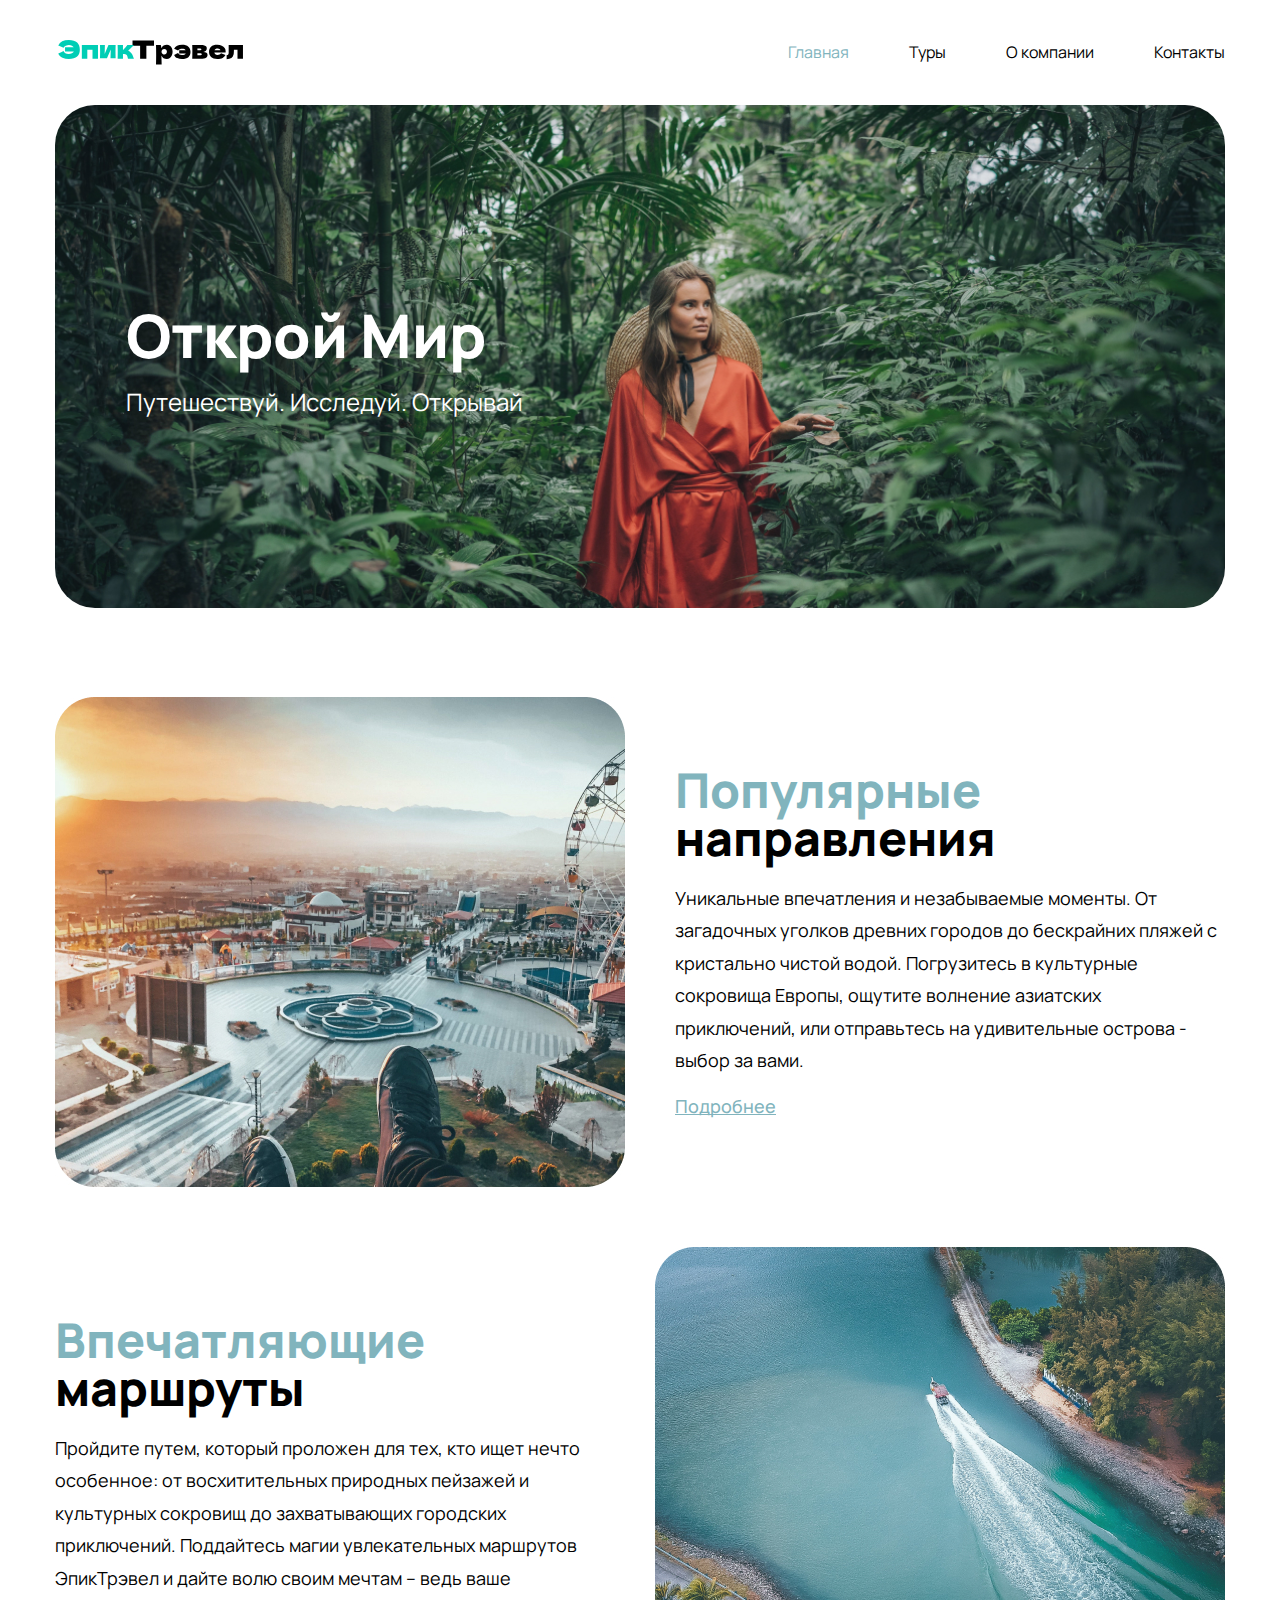
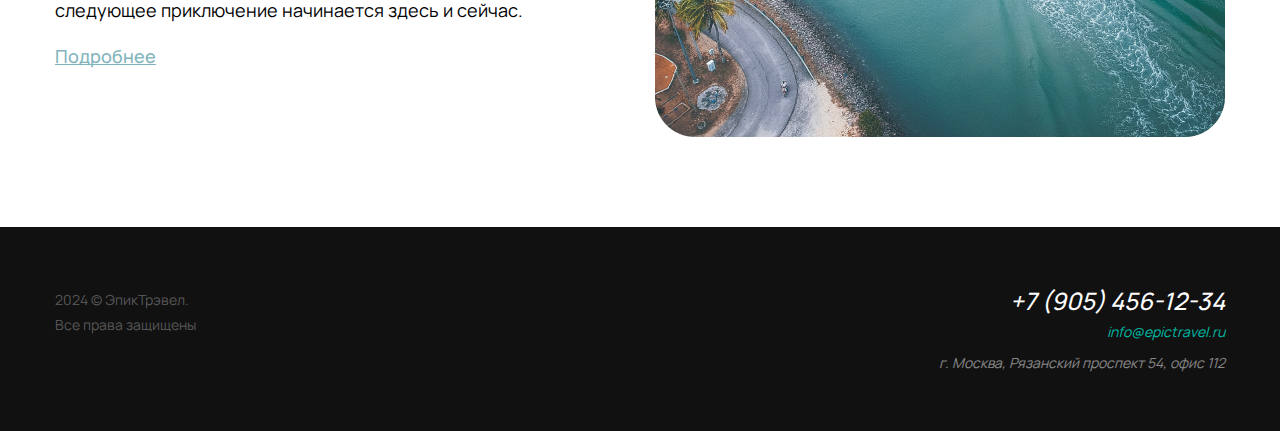
<file: index.html>
<!DOCTYPE html>
<html lang="ru">

<head>
  <meta charset="UTF-8">
  <meta name="viewport" content="width=device-width, initial-scale=1.0">
  <link rel="icon" href="./assets/images/favicon.svg" type="image/svg+xml">
  <link rel="stylesheet" href="./assets/css/index.css">
  <link rel="stylesheet" href="./assets/css/blocks/home.css">
  <title>ЭпикТрэвел | Главная</title>
</head>

<body>
  <header class="header">
    <div class="container header__container">
      <a href="./index.html" class="header__logo">
        <img src="./assets/images/logo.svg" alt="ЭпикТрэвел" width="192" height="25" class="header__logo-image">
      </a>
      <nav class="header__nav">
        <ul class="header__menu">
          <li class="header__menu-item">
            <a href="./index.html" class="header__menu-link header__menu-active">
              Главная
            </a>
          </li>
          <li class="header__menu-item">
            <a href="./tours.html" class="header__menu-link">
              Туры
            </a>
          </li>
          <li class="header__menu-item">
            <a href="./about.html" class="header__menu-link">
              О компании
            </a>
          </li>
          <li class="header__menu-item">
            <a href="./contacts.html" class="header__menu-link">
              Контакты
            </a>
          </li>
        </ul>
      </nav>
    </div>
  </header>

  <main class="main">
    <div class="container">
      <section class="hero">
        <h1 class="hero__title">
          Открой Мир
        </h1>
        <p class="hero__text">
          Путешествуй. Исследуй. Открывай
        </p>
      </section>
      <section class="content">
        <div class="content__block">
          <img src="./assets/images/home/img-one.jpg" alt="Центр города" width="570" height="490"
            class="content__image">
          <div class="content__wrapper">
            <h2 class="content__title">
              Популярные
              <span class="content__title_black">
                направления
              </span>
            </h2>
            <p class="content__description">
              Уникальные впечатления и незабываемые моменты. От загадочных уголков древних городов до бескрайних пляжей
              с кристально чистой водой. Погрузитесь в культурные сокровища Европы, ощутите волнение азиатских
              приключений, или отправьтесь на удивительные острова - выбор за вами.
            </p>
            <a href="#" class="content__link">
              Подробнее
            </a>
          </div>
        </div>
        <div class="content__block">
          <div class="content__wrapper">
            <h2 class="content__title">
              Впечатляющие
              <span class="content__title_black">
                маршруты
              </span>
            </h2>
            <p class="content__description">
              Пройдите путем, который проложен для тех, кто ищет нечто особенное: от восхитительных природных пейзажей и
              культурных сокровищ до захватывающих городских приключений. Поддайтесь магии увлекательных маршрутов
              ЭпикТрэвел и дайте волю своим мечтам – ведь ваше следующее приключение начинается здесь и сейчас.
            </p>
            <a href="#" class="content__link">
              Подробнее
            </a>
          </div>
          <img src="./assets/images/home/img-two.jpg" alt="Река города" width="570" height="490" class="content__image">
        </div>
      </section>
    </div>
  </main>

  <footer class="footer">
    <div class="container footer__container">
      <small class="footer__copyright">
        2024 © ЭпикТрэвел. <br>
        Все права защищены
      </small>
      <address class="footer__contacts">
        <p class="contacts__item">
          <a href="tel:+79054561234" class="contacts__phone">
            +7 (905) 456-12-34
          </a>
        </p>
        <p class="contacts__item">
          <a href="mailto:info@epictravel.ru" class="contacts__mail">
            info@epictravel.ru
          </a>
        </p>
        <p class="contacts__item">
          г. Москва, Рязанский проспект 54, офис 112
        </p>
      </address>
    </div>
  </footer>
</body>

</html>
</file>
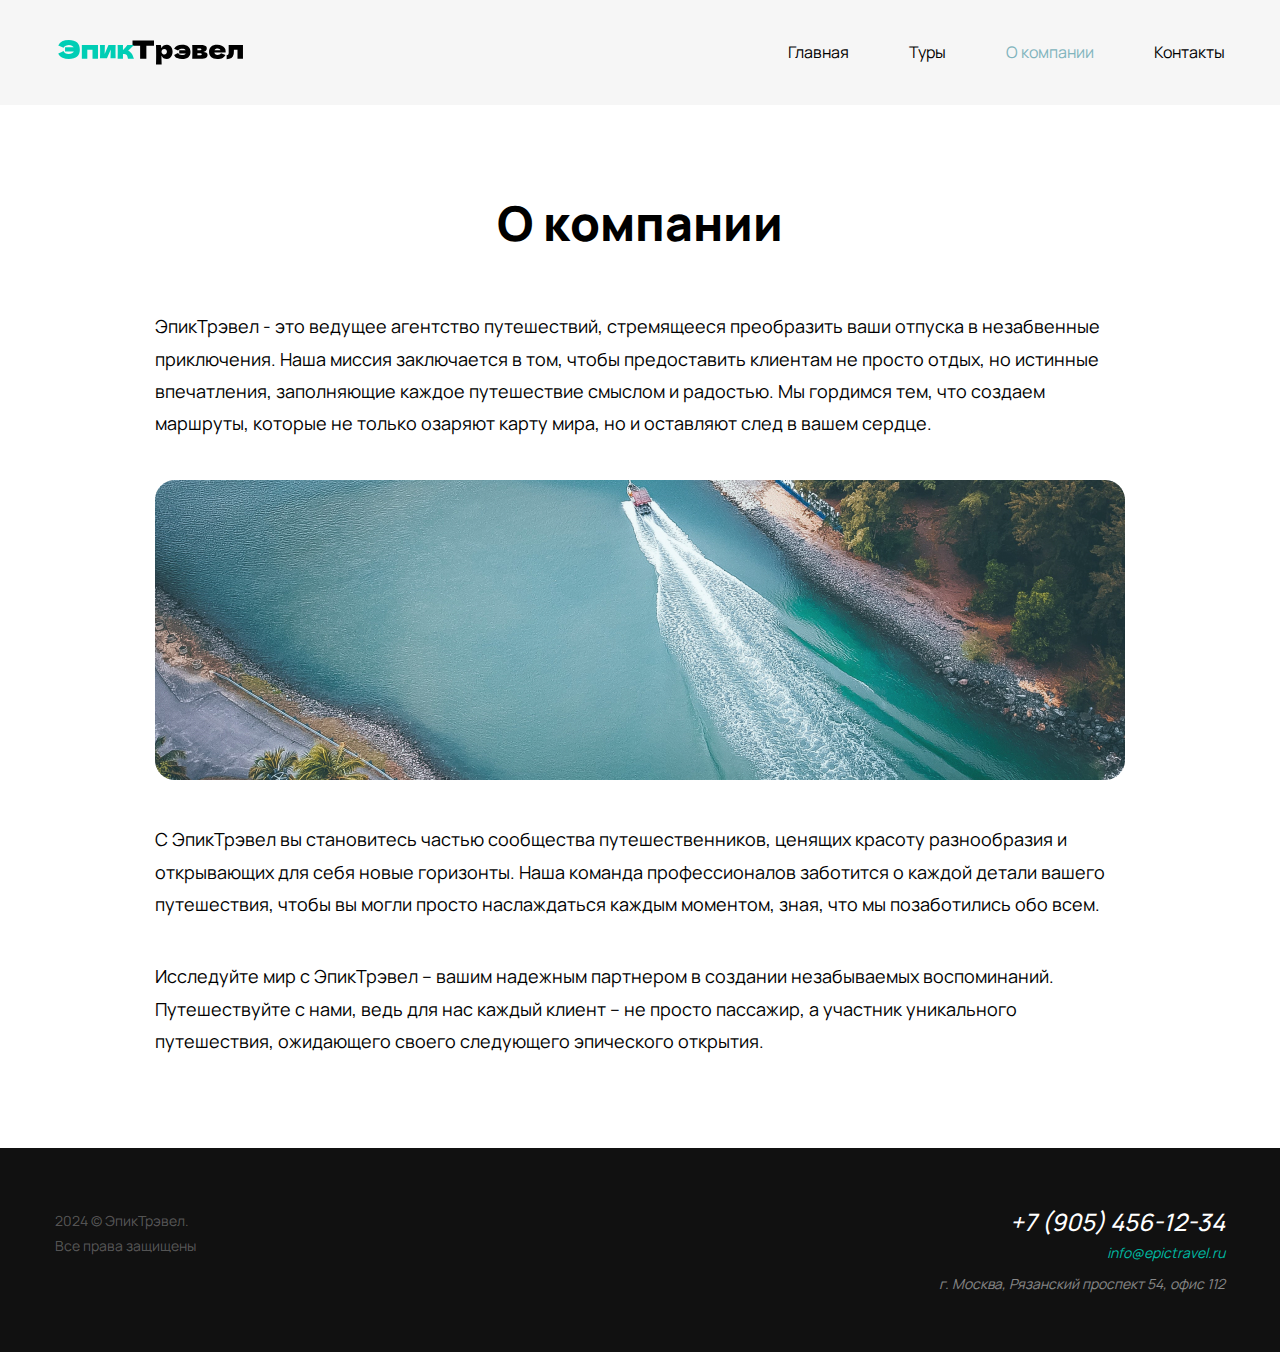
<file: about.html>
<!DOCTYPE html>
<html lang="ry">

<head>
  <meta charset="UTF-8">
  <meta name="viewport" content="width=device-width, initial-scale=1.0">
  <link rel="icon" href="./assets/images/favicon.svg" type="image/svg+xml">
  <link rel="stylesheet" href="./assets/css/index.css">
  <link rel="stylesheet" href="./assets/css/blocks/about.css">
  <title>ЭпикТрэвел | Главная</title>
</head>

<body>
  <header class="header">
    <div class="container header__container">
      <a href="./index.html" class="header__logo">
        <img src="./assets/images/logo.svg" alt="ЭпикТрэвел" width="192" height="25" class="header__logo-image">
      </a>
      <nav class="header__nav">
        <ul class="header__menu">
          <li class="header__menu-item">
            <a href="./index.html" class="header__menu-link">
              Главная
            </a>
          </li>
          <li class="header__menu-item">
            <a href="./tours.html" class="header__menu-link">
              Туры
            </a>
          </li>
          <li class="header__menu-item">
            <a href="./about.html" class="header__menu-link header__menu-active">
              О компании
            </a>
          </li>
          <li class="header__menu-item">
            <a href="./contacts.html" class="header__menu-link">
              Контакты
            </a>
          </li>
        </ul>
      </nav>
    </div>
  </header>

  <main class="main">
    <section class="about">
      <div class="container about__container">
        <h1 class="about__title title-page">
          О компании
        </h1>
        <p class="about__description">
          ЭпикТрэвел - это ведущее агентство путешествий, стремящееся преобразить ваши отпуска в незабвенные
          приключения. Наша миссия заключается в том, чтобы предоставить клиентам не просто отдых, но истинные
          впечатления, заполняющие каждое путешествие смыслом и радостью. Мы гордимся тем, что создаем маршруты, которые
          не только озаряют карту мира, но и оставляют след в вашем сердце.
        </p>
        <img src="./assets/images/about/about.jpg" alt="Река" class="about__image">
        <p class="about__description">
          С ЭпикТрэвел вы становитесь частью сообщества путешественников, ценящих красоту разнообразия и открывающих для
          себя
          новые горизонты. Наша команда профессионалов заботится о каждой детали вашего путешествия, чтобы вы могли
          просто
          наслаждаться каждым моментом, зная, что мы позаботились обо всем.
        </p>
        <p class="about__description">
          Исследуйте мир с ЭпикТрэвел – вашим надежным партнером в создании незабываемых воспоминаний. Путешествуйте с
          нами, ведь
          для нас каждый клиент – не просто пассажир, а участник уникального путешествия, ожидающего своего следующего
          эпического
          открытия.
        </p>
      </div>
    </section>
  </main>

  <footer class="footer">
    <div class="container footer__container">
      <small class="footer__copyright">
        2024 © ЭпикТрэвел. <br>
        Все права защищены
      </small>
      <address class="footer__contacts">
        <p class="contacts__item">
          <a href="tel:+79054561234" class="contacts__phone">
            +7 (905) 456-12-34
          </a>
        </p>
        <p class="contacts__item">
          <a href="mailto:info@epictravel.ru" class="contacts__mail">
            info@epictravel.ru
          </a>
        </p>
        <p class="contacts__item">
          г. Москва, Рязанский проспект 54, офис 112
        </p>
      </address>
    </div>
  </footer>
</body>

</html>
</file>
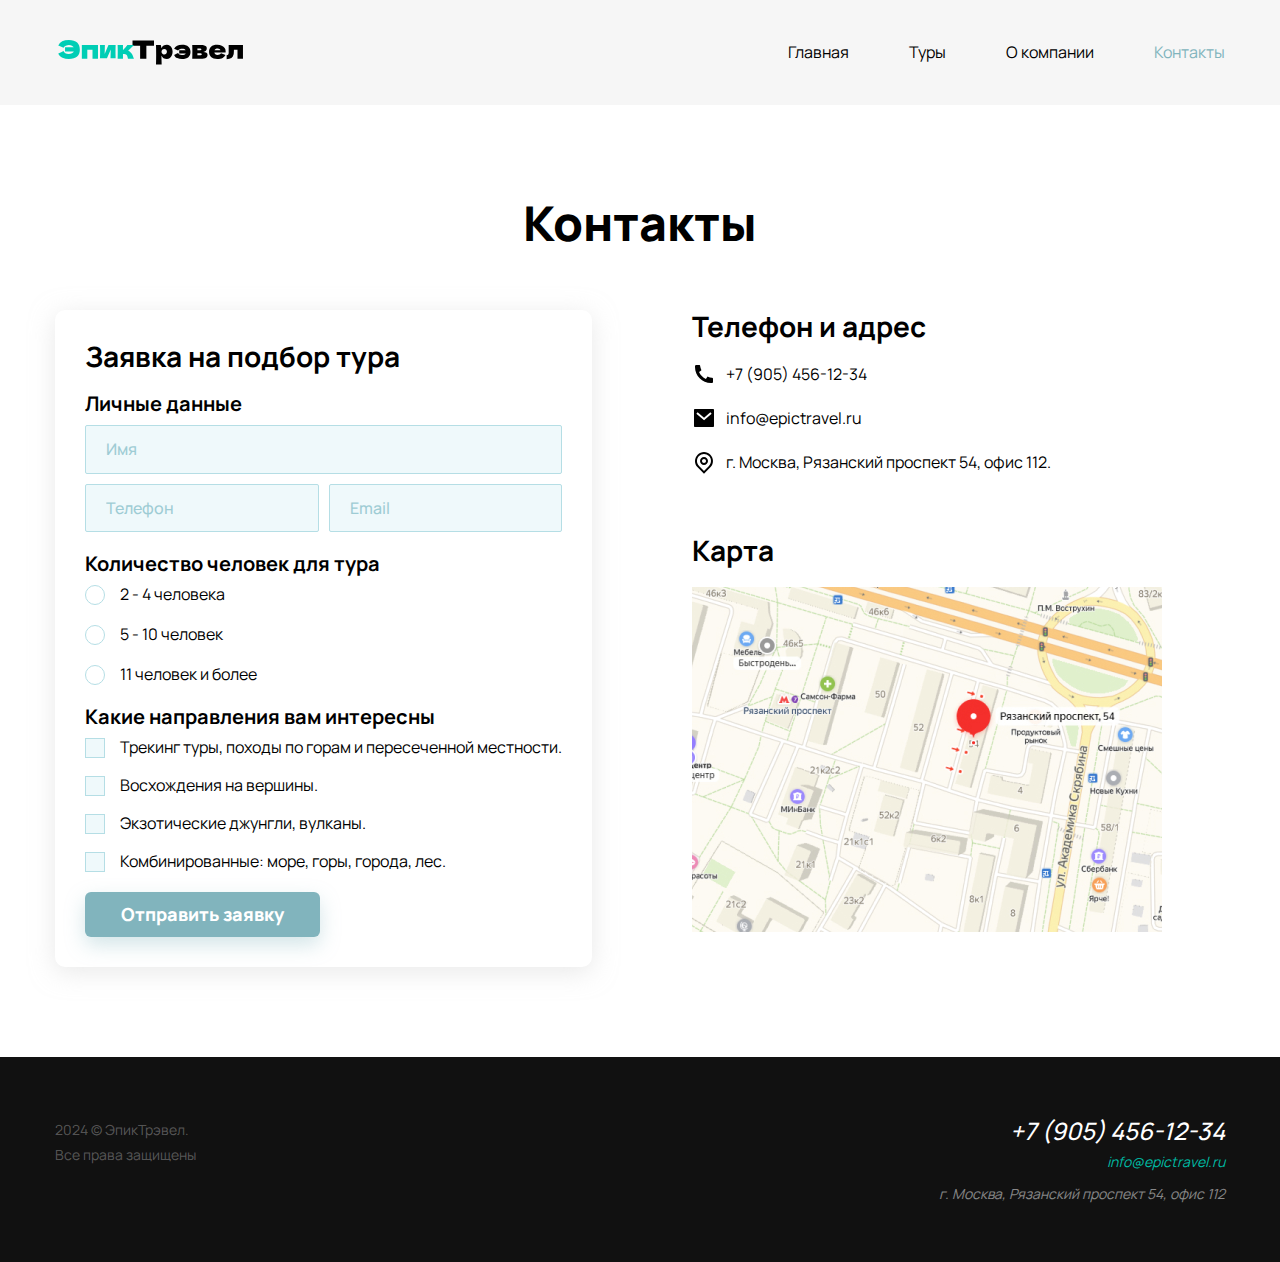
<file: contacts.html>
<!DOCTYPE html>
<html lang="ry">

<head>
  <meta charset="UTF-8">
  <meta name="viewport" content="width=device-width, initial-scale=1.0">
  <link rel="icon" href="./assets/images/favicon.svg" type="image/svg+xml">
  <link rel="stylesheet" href="./assets/css/index.css">
  <link rel="stylesheet" href="./assets/css/blocks/contacts.css">
  <title>ЭпикТрэвел | Главная</title>
</head>

<body>
  <header class="header">
    <div class="container header__container">
      <a href="./index.html" class="header__logo">
        <img src="./assets/images/logo.svg" alt="ЭпикТрэвел" width="192" height="25" class="header__logo-image">
      </a>
      <nav class="header__nav">
        <ul class="header__menu">
          <li class="header__menu-item">
            <a href="./index.html" class="header__menu-link">
              Главная
            </a>
          </li>
          <li class="header__menu-item">
            <a href="./tours.html" class="header__menu-link">
              Туры
            </a>
          </li>
          <li class="header__menu-item">
            <a href="./about.html" class="header__menu-link">
              О компании
            </a>
          </li>
          <li class="header__menu-item">
            <a href="./contacts.html" class="header__menu-link header__menu-active">
              Контакты
            </a>
          </li>
        </ul>
      </nav>
    </div>
  </header>

  <main class="main">
    <section class="contacts">
      <div class="container contacts__container">
        <h1 class="contacts__title title-page">
          Контакты
        </h1>
        <div class="contacts__wrapper">
          <form method="post" class="contacts__form">
            <h2 class="contacts__title-h2">
              Заявка на подбор тура
            </h2>
            <h3 class="contacts__title-h3">
              Личные данные
            </h3>
            <input type="text" name="first-name" placeholder="Имя" class="contacts__input">
            <div class="contact__wrapper-input">
              <input type="tel" name="phone" placeholder="Телефон" class="contacts__input">
              <input type="email" name="email" placeholder="Email" class="contacts__input">
            </div>
            <h3 class="contacts__title-h3">
              Количество человек для тура
            </h3>
            <div class="contacts__wrapper-radio">
              <label class="contacts__label">
                <input type="radio" name="contacts__radio" class="contacts__radio">
                2 - 4 человека
              </label>
              <label class="contacts__label">
                <input type="radio" name="contacts__radio" class="contacts__radio">
                5 - 10 человек
              </label>
              <label for="" class="contacts__label">
                <input type="radio" name="contacts__radio" class="contacts__radio">
                11 человек и более
              </label>
            </div>
            <h3 class="contacts__title-h3">
              Какие направления вам интересны
            </h3>
            <div class="contacts__wrapper-checkbox">
              <label class="contacts__label">
                <input type="checkbox" class="contacts__checkbox">
                Трекинг туры, походы по горам и пересеченной местности.
              </label>
              <label class="contacts__label">
                <input type="checkbox" class="contacts__checkbox">
                Восхождения на вершины.
              </label>
              <label class="contacts__label">
                <input type="checkbox" class="contacts__checkbox">
                Экзотические джунгли, вулканы.
              </label>
              <label class="contacts__label">
                <input type="checkbox" class="contacts__checkbox">
                Комбинированные: море, горы, города, лес.
              </label>
            </div>
            <button class="contacts__button">
              Отправить заявку
            </button>
          </form>
          <div class="contacts__inner">
            <div class="contacts__addreass">
              <h2 class="contacts__title-h2">
                Телефон и адрес
              </h2>
              <div class="contacts__addreass-wrapper">
                <div class="contacts__addreass-inner">
                  <img src="./assets/images/phone.svg" alt="Телефон" class="contacts__addreass-image">
                  <a href="tel:+79054561234" class="contacts__addreass-text">
                    +7 (905) 456-12-34
                  </a>
                </div>
                <div class="contacts__addreass-inner">
                  <img src="./assets/images/mail.svg" alt="Почта" class="contacts__addreass-image">
                  <a href="mailto:info@epictravel.ru" class="contacts__addreass-text">
                    info@epictravel.ru
                  </a>
                </div>
                <div class="contacts__addreass-inner">
                  <img src="./assets/images/map.svg" alt="Карта" class="contacts__addreass-image">
                  <p class="contacts__addreass-text">
                    г. Москва, Рязанский проспект 54, офис 112.
                  </p>
                </div>
              </div>
            </div>
            <div class="contacts__map">
              <h2 class="contacts__title-h2">
                Карта
              </h2>
              <img src="./assets/images/map.jpg" alt="Карта" width="470" height="345" class="contacts__map-image">
            </div>
          </div>
        </div>
      </div>
    </section>
  </main>

  <footer class="footer">
    <div class="container footer__container">
      <small class="footer__copyright">
        2024 © ЭпикТрэвел. <br>
        Все права защищены
      </small>
      <address class="footer__contacts">
        <p class="contacts__item">
          <a href="tel:+79054561234" class="contacts__phone">
            +7 (905) 456-12-34
          </a>
        </p>
        <p class="contacts__item">
          <a href="mailto:info@epictravel.ru" class="contacts__mail">
            info@epictravel.ru
          </a>
        </p>
        <p class="contacts__item">
          г. Москва, Рязанский проспект 54, офис 112
        </p>
      </address>
    </div>
  </footer>
</body>

</html>
</file>
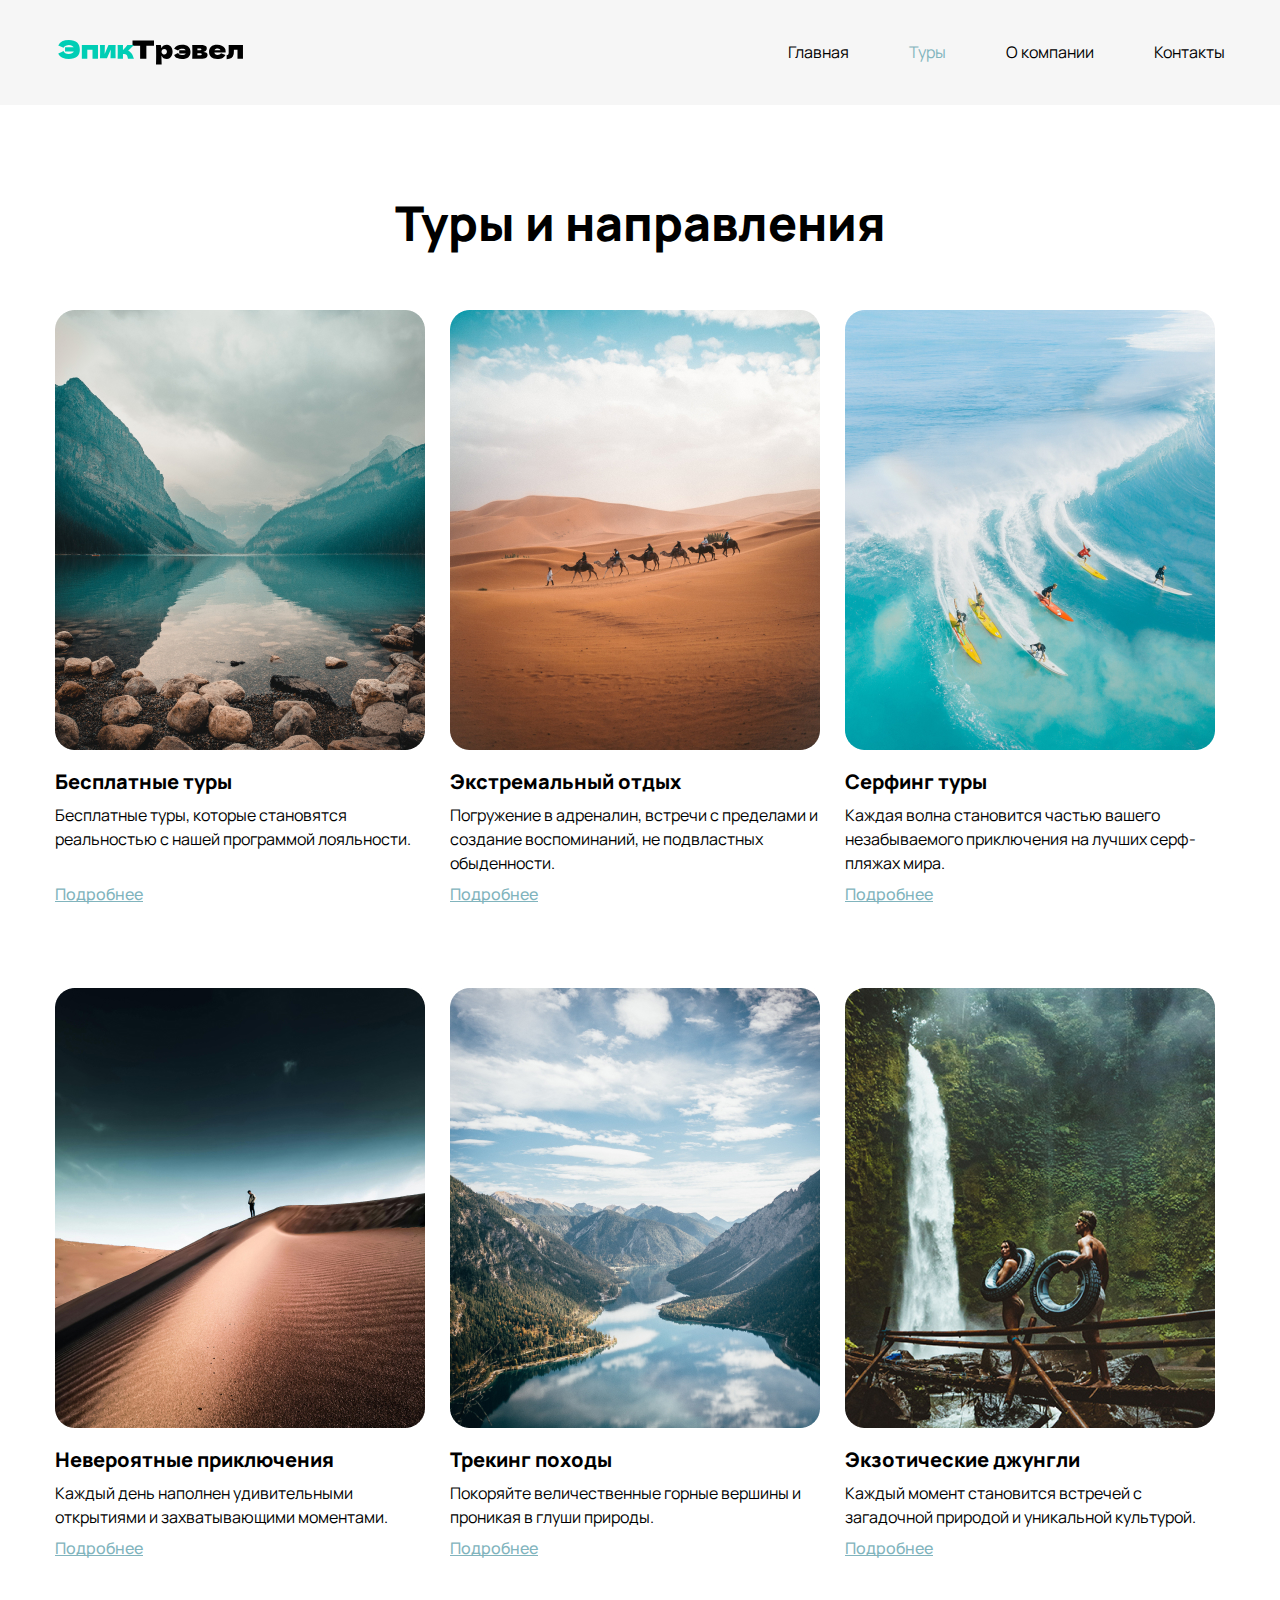
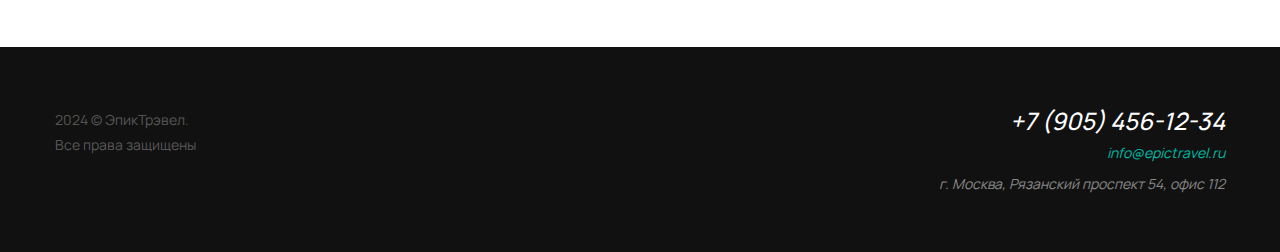
<file: tours.html>
<!DOCTYPE html>
<html lang="ry">

<head>
  <meta charset="UTF-8">
  <meta name="viewport" content="width=device-width, initial-scale=1.0">
  <link rel="icon" href="./assets/images/favicon.svg" type="image/svg+xml">
  <link rel="stylesheet" href="./assets/css/index.css">
  <link rel="stylesheet" href="./assets/css/blocks/tours.css">
  <title>ЭпикТрэвел | Главная</title>
</head>

<body>
  <header class="header">
    <div class="container header__container">
      <a href="./index.html" class="header__logo">
        <img src="./assets/images/logo.svg" alt="ЭпикТрэвел" width="192" height="25" class="header__logo-image">
      </a>
      <nav class="header__nav">
        <ul class="header__menu">
          <li class="header__menu-item">
            <a href="./index.html" class="header__menu-link">
              Главная
            </a>
          </li>
          <li class="header__menu-item">
            <a href="./tours.html" class="header__menu-link header__menu-active">
              Туры
            </a>
          </li>
          <li class="header__menu-item">
            <a href="./about.html" class="header__menu-link">
              О компании
            </a>
          </li>
          <li class="header__menu-item">
            <a href="./contacts.html" class="header__menu-link">
              Контакты
            </a>
          </li>
        </ul>
      </nav>
    </div>
  </header>

  <main class="main">
    <div class="container">
      <section class="tours">
        <h1 class="tours__title title-page">
          Туры и направления
        </h1>
        <ul class="tours__list">
          <li class="tours__item">
            <img src="./assets/images/tours/image-one.jpg" alt="Озеро" width="370" height="440"
              class="tours__item-image">
            <h2 class="tours__item-title">
              Бесплатные туры
            </h2>
            <p class="tours__item-text">
              Бесплатные туры, которые становятся реальностью с нашей программой лояльности.
            </p>
            <a href="#" class="tours__item-link">
              Подробнее
            </a>
          </li>
          <li class="tours__item">
            <img src="./assets/images/tours/image-two.jpg" alt="Пустыня" width="370" height="440"
              class="tours__item-image">
            <h2 class="tours__item-title">
              Экстремальный отдых
            </h2>
            <p class="tours__item-text">
              Погружение в адреналин, встречи с пределами и создание воспоминаний, не подвластных обыденности.
            </p>
            <a href="#" class="tours__item-link">
              Подробнее
            </a>
          </li>
          <li class="tours__item">
            <img src="./assets/images/tours/image-three.jpg" alt="Океан и серферы" width="370" height="440"
              class="tours__item-image">
            <h2 class="tours__item-title">
              Серфинг туры
            </h2>
            <p class="tours__item-text">
              Каждая волна становится частью вашего незабываемого приключения на лучших серф-пляжах мира.
            </p>
            <a href="#" class="tours__item-link">
              Подробнее
            </a>
          </li>
          <li class="tours__item">
            <img src="./assets/images/tours/image-four.jpg" alt="Пустыня" width="370" height="440"
              class="tours__item-image">
            <h2 class="tours__item-title">
              Невероятные приключения
            </h2>
            <p class="tours__item-text">
              Каждый день наполнен удивительными открытиями и захватывающими моментами.
            </p>
            <a href="#" class="tours__item-link">
              Подробнее
            </a>
          </li>
          <li class="tours__item">
            <img src="./assets/images/tours/image-five.jpg" alt="Река с горами" width="370" height="440"
              class="tours__item-image">
            <h2 class="tours__item-title">
              Трекинг походы
            </h2>
            <p class="tours__item-text">
              Покоряйте величественные горные вершины и проникая в глуши природы.
            </p>
            <a href="#" class="tours__item-link">
              Подробнее
            </a>
          </li>
          <li class="tours__item">
            <img src="./assets/images/tours/image-six.jpg" alt="Водопад" width="370" height="440"
              class="tours__item-image">
            <h2 class="tours__item-title">
              Экзотические джунгли
            </h2>
            <p class="tours__item-text">
              Каждый момент становится встречей с загадочной природой и уникальной культурой.
            </p>
            <a href="#" class="tours__item-link">
              Подробнее
            </a>
          </li>
        </ul>
      </section>
    </div>
  </main>

  <footer class="footer">
    <div class="container footer__container">
      <small class="footer__copyright">
        2024 © ЭпикТрэвел. <br>
        Все права защищены
      </small>
      <address class="footer__contacts">
        <p class="contacts__item">
          <a href="tel:+79054561234" class="contacts__phone">
            +7 (905) 456-12-34
          </a>
        </p>
        <p class="contacts__item">
          <a href="mailto:info@epictravel.ru" class="contacts__mail">
            info@epictravel.ru
          </a>
        </p>
        <p class="contacts__item">
          г. Москва, Рязанский проспект 54, офис 112
        </p>
      </address>
    </div>
  </footer>
</body>

</html>
</file>
<file: assets/css/blocks/home.css>
/* HERO */

.hero {
    background: #394d42 url("../../images/home/bg-image.jpg");
    background-position: center;
    background-size: cover;
    background-repeat: no-repeat;
    border-radius: 40px;
    padding: 196px 0 192px 71px;
    margin-bottom: 89px;
}

.hero__title {
    font-weight: 800;
    font-size: 60px;
    color: #fff;
    margin-bottom: 18px;
}

.hero__text {
    font-size: 24px;
    color: #fff;
}

/* CONTENT */

.content {}

.content__block {
    display: flex;
    align-items: center;
    gap: 50px;
}

.content__block:first-child {
    margin-bottom: 60px;
}

.content__block:last-child {
    margin-bottom: 90px;
}

.content__image {}

.content__wrapper {}

.content__title {
    font-weight: 800;
    font-size: 48px;
    line-height: 100%;
    color: #81b4bd;
    margin-bottom: 20px;
}

.content__title_black {
    color: #000;
}

.content__description {
    font-size: 18px;
    line-height: 180%;
    color: #000;
    margin-bottom: 20px;
}

.content__link {
    font-weight: 500;
    font-size: 18px;
    text-decoration: underline;
    text-decoration-skip-ink: none;
    color: #81b4bd;
}
</file>
<file: assets/css/blocks/about.css>
.header {
    margin-bottom: 90px;
    background: #f6f6f6;
}

.about {
    margin-bottom: 90px;
}

.about__container {
    max-width: 970px;
}

.about__description {
    font-size: 18px;
    line-height: 180%;
    color: #000;
    margin-bottom: 40px;
}

.about__image {
    width: 100%;
    margin-bottom: 40px;
}
</file>
<file: assets/css/blocks/contacts.css>
.header {
    margin-bottom: 90px;
    background: #f6f6f6;
}

.contacts__container {
    margin-bottom: 90px;
}

.contacts__wrapper {
    display: flex;
}

.contacts__form {
    border-radius: 10px;
    max-width: 50%;
    box-shadow: 0 5px 25px 0 rgba(211, 211, 211, 0.5);
    background: #fff;
    padding: 30px;
}

.contacts__title-h2 {
    font-weight: 700;
    font-size: 28px;
    margin-bottom: 20px;
}

.contacts__title-h3 {
    font-weight: 700;
    font-size: 20px;
    margin-bottom: 10px;
}

.contacts__input {
    border: 1px solid #b5dee5;
    border-radius: 2px;
    background: #eff9fb;
    font-weight: 500;
    color: #36727d;
    outline: none;
    width: 100%;
    padding: 14px 0 14px 20px;
    margin-bottom: 10px;
}

.contacts__input::placeholder {
    color: #9eccd4;
}

.contact__wrapper-input {
    display: flex;
    justify-content: space-between;
    gap: 10px;
    margin-bottom: 10px;
}

.contacts__wrapper-radio {
    display: flex;
    flex-direction: column;
    gap: 20px;
    margin-bottom: 20px;
}

.contacts__label {
    display: flex;
    gap: 15px;
}

.contacts__radio {
    appearance: none;
    border: 1px solid #b5dee5;
    width: 20px;
    height: 20px;
    border-radius: 100%;
    cursor: pointer;
    position: relative;
}

.contacts__radio::after {
    content: "";
    position: absolute;
    top: 50%;
    left: 50%;
    width: 12px;
    height: 12px;
    background: #37b6cc;
    border-radius: 100%;
    transform: translate(-50%, -50%) scale(0);
    transition: transform 0.2s ease;
}

.contacts__radio:checked::after {
    transform: translate(-50%, -50%) scale(1);
}

.contacts__wrapper-checkbox {
    display: flex;
    flex-direction: column;
    gap: 18px;
    margin-bottom: 20px;
}

.contacts__checkbox {
    appearance: none;
    border: 1px solid #b5dee5;
    width: 20px;
    height: 20px;
    background: #eff9fb;
    cursor: pointer;
}

.contacts__checkbox:checked {
    background-image: url("../../images/tick.svg");
    background-repeat: no-repeat;
    background-position: center;
    background-size: 100% 100%;
}

.contacts__button {
    border-radius: 6px;
    box-shadow: 0 8px 20px 0 rgba(129, 180, 189, 0.35);
    background: #81b4bd;
    font-weight: 800;
    font-size: 18px;
    cursor: pointer;
    color: #fff;
    border: none;
    padding: 12px 36px;
}

.contacts__inner {
    margin-left: 100px;
    max-width: 50%;
}

.contacts__addreass-wrapper {
    display: flex;
    flex-direction: column;
    gap: 20px;
    margin-bottom: 60px;
}

.contacts__addreass-inner {
    display: flex;
    align-items: center;
    gap: 10px;
}
</file>
<file: assets/css/blocks/tours.css>
.header {
    margin-bottom: 90px;
    background: #f6f6f6;
}

.tours {
    margin-bottom: 90px;
}

.tours__list {
    display: flex;
    flex-wrap: wrap;
    gap: 84px 25px;
}

.tours__item {
    display: flex;
    flex-direction: column;
    gap: 10px;
    max-width: 370px;
}

.tours__item-image {
    margin-bottom: 10px;
}

.tours__item-title {
    font-weight: 800;
    font-size: 20px;
}

.tours__item-text {
    line-height: 150%;
}

.tours__item-link {
    font-weight: 500;
    text-decoration: underline;
    text-decoration-skip-ink: none;
    color: #81b4bd;
    margin-top: auto;
}
</file>
<file: assets/css/index.css>
@import url("./normalize.css");
@import url("./reset.css");
@import url("./fonts.css");
@import url("./variables.css");
@import url("./base.css");
@import url("./blocks/module.css");
</file>
